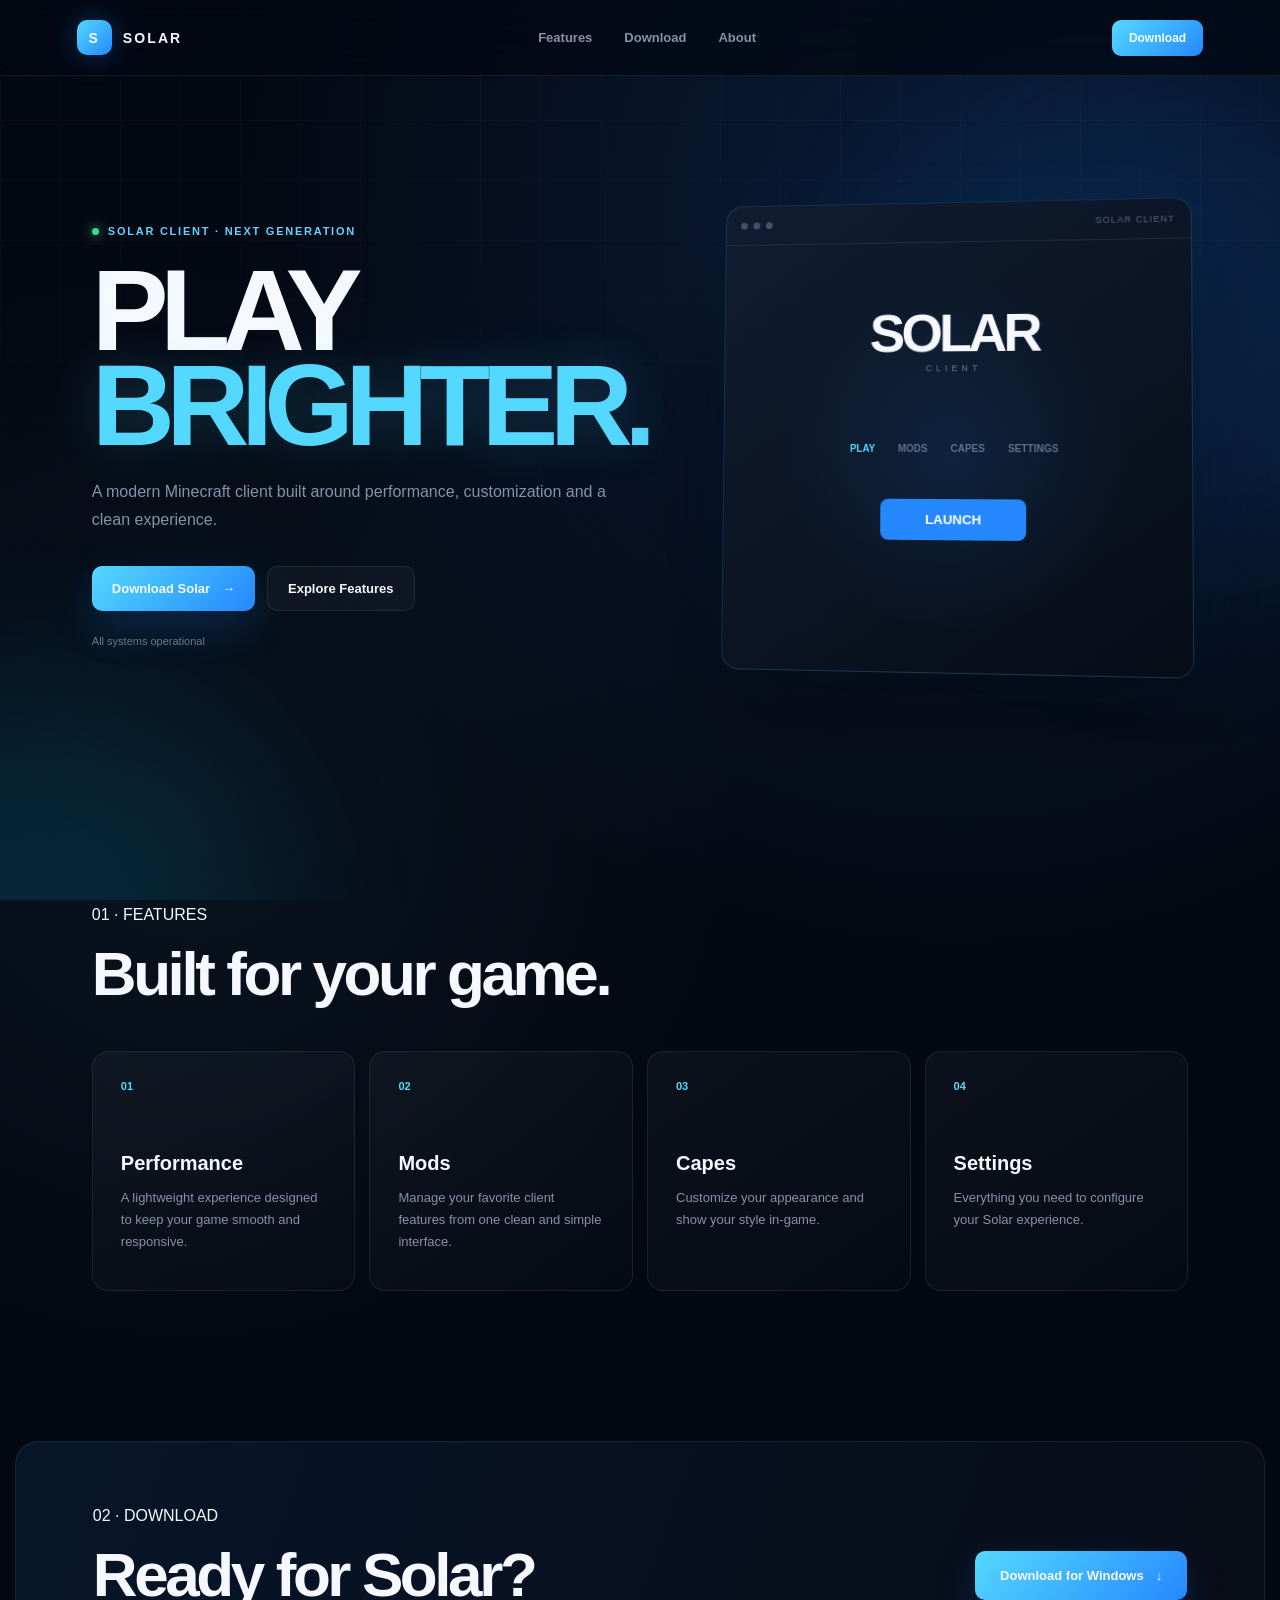
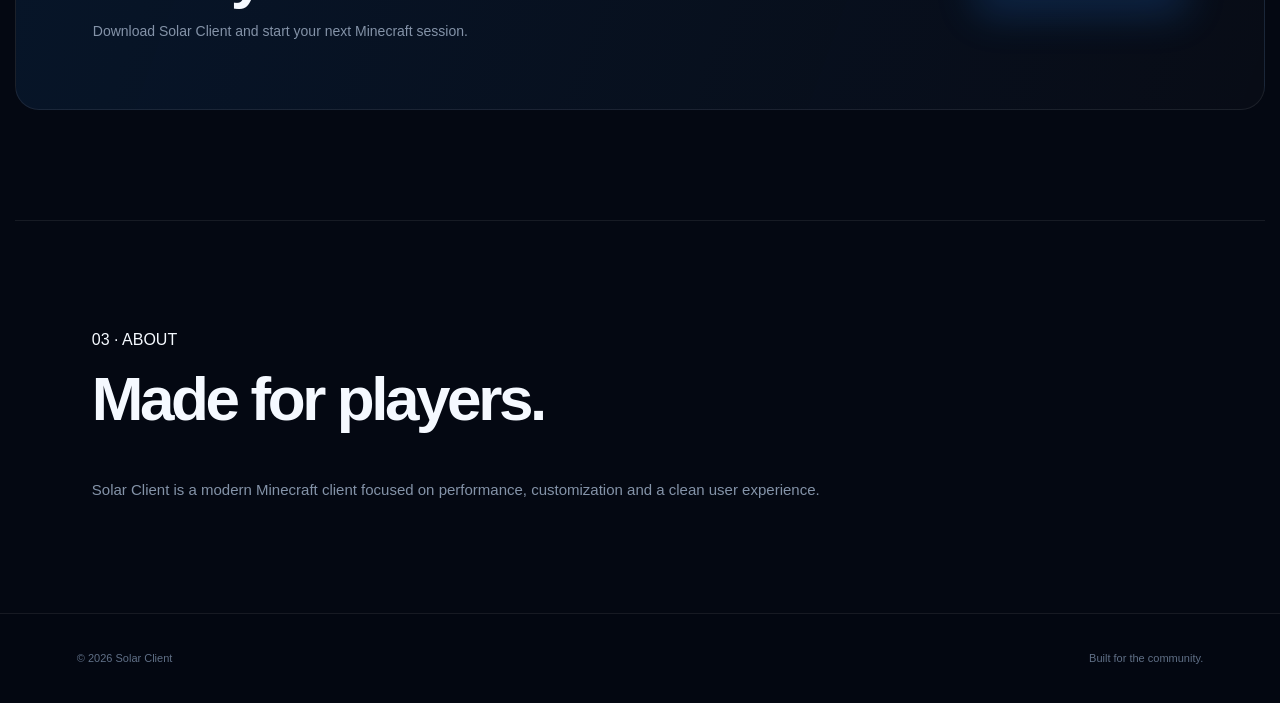
<file: index.html>
<!DOCTYPE html>
<html lang="en">

<head>
    <meta charset="UTF-8">
    <meta name="viewport" content="width=device-width, initial-scale=1.0">

    <meta name="description" content="Solar Client - A modern Minecraft client built for performance.">

    <title>Solar Client</title>

    <link rel="stylesheet" href="style.css">
</head>

<body>

    <div class="background">
        <div class="orb orb-1"></div>
        <div class="orb orb-2"></div>
        <div class="grid"></div>
    </div>

    <header class="navbar">

        <a href="#" class="brand">
            <span class="brand-icon">S</span>
            <span>SOLAR</span>
        </a>

        <nav>
            <a href="#features">Features</a>
            <a href="#download">Download</a>
            <a href="#about">About</a>
        </nav>

        <a href="#download" class="nav-download">
            Download
        </a>

    </header>


    <main>

        <section class="hero">

            <div class="hero-content">

                <div class="eyebrow">
                    <span class="status-dot"></span>
                    SOLAR CLIENT · NEXT GENERATION
                </div>

                <h1>
                    PLAY
                    <span>BRIGHTER.</span>
                </h1>

                <p>
                    A modern Minecraft client built around
                    performance, customization and a clean
                    experience.
                </p>

                <div class="hero-buttons">

                    <a href="#download" class="button primary">
                        Download Solar
                        <span>→</span>
                    </a>

                    <a href="#features" class="button secondary">
                        Explore Features
                    </a>

                </div>

                <div class="online-status">
                    <span></span>
                    All systems operational
                </div>

            </div>


            <div class="client-preview">

                <div class="preview-top">

                    <div class="window-buttons">
                        <i></i>
                        <i></i>
                        <i></i>
                    </div>

                    <span>SOLAR CLIENT</span>

                </div>


                <div class="preview-content">

                    <div class="preview-logo">
                        SOLAR
                    </div>

                    <div class="preview-client">
                        CLIENT
                    </div>


                    <div class="preview-menu">

                        <span class="active">
                            PLAY
                        </span>

                        <span>
                            MODS
                        </span>

                        <span>
                            CAPES
                        </span>

                        <span>
                            SETTINGS
                        </span>

                    </div>


                    <button class="launch-button">
                        LAUNCH
                    </button>

                </div>

            </div>

        </section>


        <section id="features" class="section">

            <div class="section-label">
                01 · FEATURES
            </div>

            <h2>
                Built for your game.
            </h2>


            <div class="feature-grid">

                <article class="feature-card">

                    <div class="feature-number">
                        01
                    </div>

                    <h3>
                        Performance
                    </h3>

                    <p>
                        A lightweight experience designed
                        to keep your game smooth and responsive.
                    </p>

                </article>


                <article class="feature-card">

                    <div class="feature-number">
                        02
                    </div>

                    <h3>
                        Mods
                    </h3>

                    <p>
                        Manage your favorite client features
                        from one clean and simple interface.
                    </p>

                </article>


                <article class="feature-card">

                    <div class="feature-number">
                        03
                    </div>

                    <h3>
                        Capes
                    </h3>

                    <p>
                        Customize your appearance and show
                        your style in-game.
                    </p>

                </article>


                <article class="feature-card">

                    <div class="feature-number">
                        04
                    </div>

                    <h3>
                        Settings
                    </h3>

                    <p>
                        Everything you need to configure
                        your Solar experience.
                    </p>

                </article>

            </div>

        </section>


        <section id="download" class="download-section">

            <div>

                <div class="section-label">
                    02 · DOWNLOAD
                </div>

                <h2>
                    Ready for Solar?
                </h2>

                <p>
                    Download Solar Client and start
                    your next Minecraft session.
                </p>

            </div>


            <a class="button primary large" href="#" id="downloadButton">
                Download for Windows
                <span>↓</span>
            </a>

        </section>


        <section id="about" class="section about">

            <div class="section-label">
                03 · ABOUT
            </div>

            <h2>
                Made for players.
            </h2>

            <p class="about-text">
                Solar Client is a modern Minecraft client
                focused on performance, customization
                and a clean user experience.
            </p>

        </section>

    </main>


    <footer>

        <span>
            © 2026 Solar Client
        </span>

        <span>
            Built for the community.
        </span>

    </footer>


    <script src="script.js"></script>

</body>

</html>
</file>
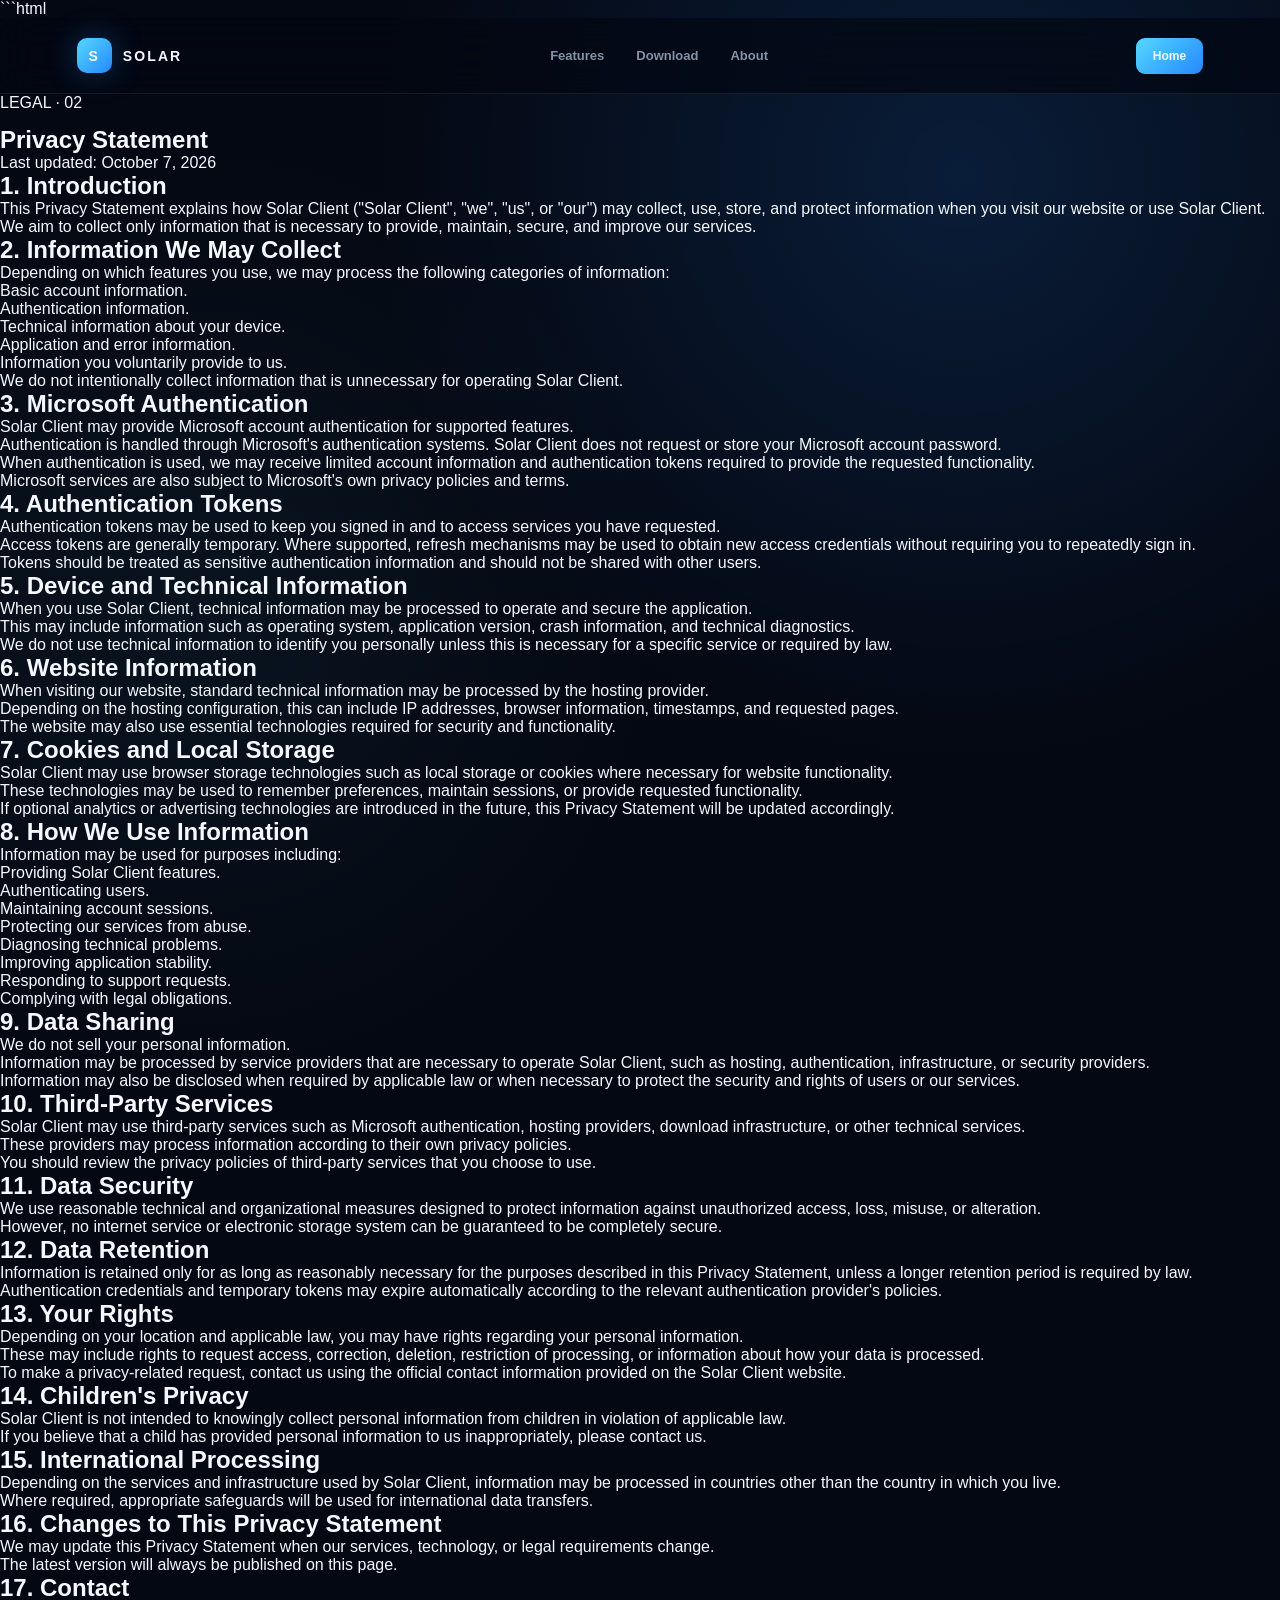
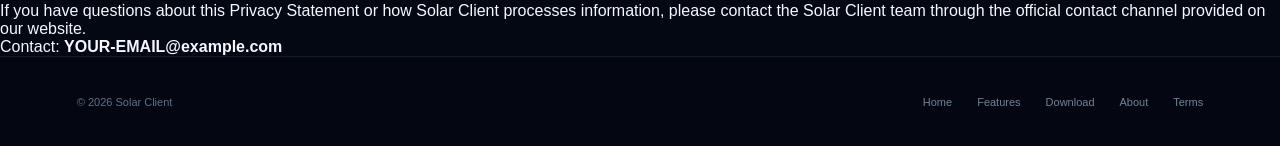
<file: privacy.html>
```html
<!DOCTYPE html>
<html lang="en">
<head>
    <meta charset="UTF-8">
    <meta name="viewport" content="width=device-width, initial-scale=1.0">

    <title>Privacy Statement · Solar Client</title>

    <link rel="stylesheet" href="style.css">
</head>

<body>

<header class="navbar">

    <a href="index.html" class="brand">
        <span class="brand-icon">S</span>
        <span>SOLAR</span>
    </a>

    <nav>
        <a href="index.html#features">Features</a>
        <a href="index.html#download">Download</a>
        <a href="index.html#about">About</a>
    </nav>

    <a href="index.html" class="nav-download">
        Home
    </a>

</header>


<main>

<section class="legal-page">

    <div class="section-label">
        LEGAL · 02
    </div>

    <h1>
        Privacy Statement
    </h1>

    <p class="legal-updated">
        Last updated: October 7, 2026
    </p>


    <div class="legal-content">


        <section>

            <h2>
                1. Introduction
            </h2>

            <p>
                This Privacy Statement explains how Solar Client
                ("Solar Client", "we", "us", or "our") may collect,
                use, store, and protect information when you visit
                our website or use Solar Client.
            </p>

            <p>
                We aim to collect only information that is necessary
                to provide, maintain, secure, and improve our services.
            </p>

        </section>


        <section>

            <h2>
                2. Information We May Collect
            </h2>

            <p>
                Depending on which features you use, we may process
                the following categories of information:
            </p>

            <ul>
                <li>Basic account information.</li>
                <li>Authentication information.</li>
                <li>Technical information about your device.</li>
                <li>Application and error information.</li>
                <li>Information you voluntarily provide to us.</li>
            </ul>

            <p>
                We do not intentionally collect information that is
                unnecessary for operating Solar Client.
            </p>

        </section>


        <section>

            <h2>
                3. Microsoft Authentication
            </h2>

            <p>
                Solar Client may provide Microsoft account
                authentication for supported features.
            </p>

            <p>
                Authentication is handled through Microsoft's
                authentication systems. Solar Client does not request
                or store your Microsoft account password.
            </p>

            <p>
                When authentication is used, we may receive limited
                account information and authentication tokens required
                to provide the requested functionality.
            </p>

            <p>
                Microsoft services are also subject to Microsoft's
                own privacy policies and terms.
            </p>

        </section>


        <section>

            <h2>
                4. Authentication Tokens
            </h2>

            <p>
                Authentication tokens may be used to keep you signed
                in and to access services you have requested.
            </p>

            <p>
                Access tokens are generally temporary. Where supported,
                refresh mechanisms may be used to obtain new access
                credentials without requiring you to repeatedly sign in.
            </p>

            <p>
                Tokens should be treated as sensitive authentication
                information and should not be shared with other users.
            </p>

        </section>


        <section>

            <h2>
                5. Device and Technical Information
            </h2>

            <p>
                When you use Solar Client, technical information may
                be processed to operate and secure the application.
            </p>

            <p>
                This may include information such as operating system,
                application version, crash information, and technical
                diagnostics.
            </p>

            <p>
                We do not use technical information to identify you
                personally unless this is necessary for a specific
                service or required by law.
            </p>

        </section>


        <section>

            <h2>
                6. Website Information
            </h2>

            <p>
                When visiting our website, standard technical information
                may be processed by the hosting provider.
            </p>

            <p>
                Depending on the hosting configuration, this can include
                IP addresses, browser information, timestamps, and
                requested pages.
            </p>

            <p>
                The website may also use essential technologies required
                for security and functionality.
            </p>

        </section>


        <section>

            <h2>
                7. Cookies and Local Storage
            </h2>

            <p>
                Solar Client may use browser storage technologies such
                as local storage or cookies where necessary for website
                functionality.
            </p>

            <p>
                These technologies may be used to remember preferences,
                maintain sessions, or provide requested functionality.
            </p>

            <p>
                If optional analytics or advertising technologies are
                introduced in the future, this Privacy Statement will
                be updated accordingly.
            </p>

        </section>


        <section>

            <h2>
                8. How We Use Information
            </h2>

            <p>
                Information may be used for purposes including:
            </p>

            <ul>
                <li>Providing Solar Client features.</li>
                <li>Authenticating users.</li>
                <li>Maintaining account sessions.</li>
                <li>Protecting our services from abuse.</li>
                <li>Diagnosing technical problems.</li>
                <li>Improving application stability.</li>
                <li>Responding to support requests.</li>
                <li>Complying with legal obligations.</li>
            </ul>

        </section>


        <section>

            <h2>
                9. Data Sharing
            </h2>

            <p>
                We do not sell your personal information.
            </p>

            <p>
                Information may be processed by service providers that
                are necessary to operate Solar Client, such as hosting,
                authentication, infrastructure, or security providers.
            </p>

            <p>
                Information may also be disclosed when required by
                applicable law or when necessary to protect the security
                and rights of users or our services.
            </p>

        </section>


        <section>

            <h2>
                10. Third-Party Services
            </h2>

            <p>
                Solar Client may use third-party services such as
                Microsoft authentication, hosting providers, download
                infrastructure, or other technical services.
            </p>

            <p>
                These providers may process information according to
                their own privacy policies.
            </p>

            <p>
                You should review the privacy policies of third-party
                services that you choose to use.
            </p>

        </section>


        <section>

            <h2>
                11. Data Security
            </h2>

            <p>
                We use reasonable technical and organizational measures
                designed to protect information against unauthorized
                access, loss, misuse, or alteration.
            </p>

            <p>
                However, no internet service or electronic storage system
                can be guaranteed to be completely secure.
            </p>

        </section>


        <section>

            <h2>
                12. Data Retention
            </h2>

            <p>
                Information is retained only for as long as reasonably
                necessary for the purposes described in this Privacy
                Statement, unless a longer retention period is required
                by law.
            </p>

            <p>
                Authentication credentials and temporary tokens may
                expire automatically according to the relevant
                authentication provider's policies.
            </p>

        </section>


        <section>

            <h2>
                13. Your Rights
            </h2>

            <p>
                Depending on your location and applicable law, you may
                have rights regarding your personal information.
            </p>

            <p>
                These may include rights to request access, correction,
                deletion, restriction of processing, or information
                about how your data is processed.
            </p>

            <p>
                To make a privacy-related request, contact us using
                the official contact information provided on the
                Solar Client website.
            </p>

        </section>


        <section>

            <h2>
                14. Children's Privacy
            </h2>

            <p>
                Solar Client is not intended to knowingly collect
                personal information from children in violation of
                applicable law.
            </p>

            <p>
                If you believe that a child has provided personal
                information to us inappropriately, please contact us.
            </p>

        </section>


        <section>

            <h2>
                15. International Processing
            </h2>

            <p>
                Depending on the services and infrastructure used by
                Solar Client, information may be processed in countries
                other than the country in which you live.
            </p>

            <p>
                Where required, appropriate safeguards will be used
                for international data transfers.
            </p>

        </section>


        <section>

            <h2>
                16. Changes to This Privacy Statement
            </h2>

            <p>
                We may update this Privacy Statement when our services,
                technology, or legal requirements change.
            </p>

            <p>
                The latest version will always be published on this page.
            </p>

        </section>


        <section>

            <h2>
                17. Contact
            </h2>

            <p>
                If you have questions about this Privacy Statement
                or how Solar Client processes information, please
                contact the Solar Client team through the official
                contact channel provided on our website.
            </p>

            <p>
                Contact:
                <strong>YOUR-EMAIL@example.com</strong>
            </p>

        </section>


    </div>

</section>

</main>

<footer>

    <div class="footer-left">
        <span>
            © 2026 Solar Client
        </span>
    </div>

    <div class="footer-menu">

        <a href="index.html">
            Home
        </a>

        <a href="index.html#features">
            Features
        </a>

        <a href="index.html#download">
            Download
        </a>

        <a href="index.html#about">
            About
        </a>

        <a href="terms.html">
            Terms
        </a>

    </div>

</footer>




</body>
</html>
</file>
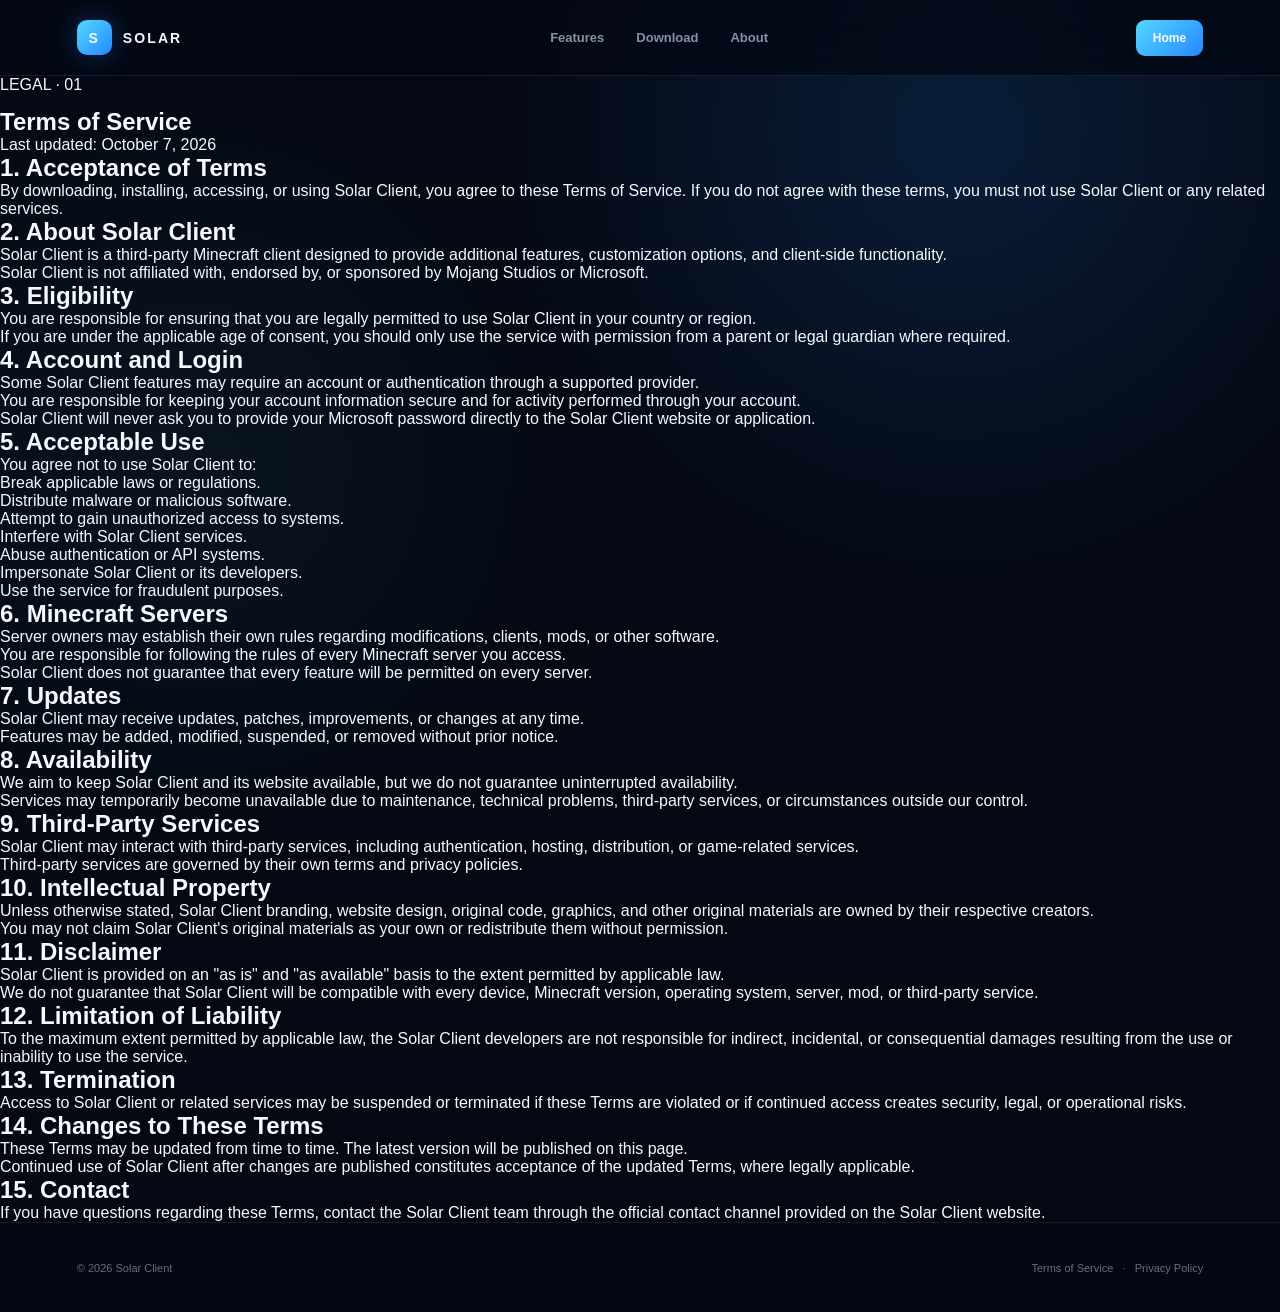
<file: terms.html>
<!DOCTYPE html>
<html lang="en">
<head>
    <meta charset="UTF-8">
    <meta name="viewport" content="width=device-width, initial-scale=1.0">

    <title>Terms of Service · Solar Client</title>

    <link rel="stylesheet" href="style.css">
</head>

<body>

    <header class="navbar">

        <a href="index.html" class="brand">
            <span class="brand-icon">S</span>
            <span>SOLAR</span>
        </a>

        <nav>
            <a href="index.html#features">Features</a>
            <a href="index.html#download">Download</a>
            <a href="index.html#about">About</a>
        </nav>

        <a href="index.html" class="nav-download">
            Home
        </a>

    </header>


    <main>

        <section class="legal-page">

            <div class="section-label">
                LEGAL · 01
            </div>

            <h1>
                Terms of Service
            </h1>

            <p class="legal-updated">
                Last updated: October 7, 2026
            </p>


            <div class="legal-content">

                <section>
                    <h2>1. Acceptance of Terms</h2>

                    <p>
                        By downloading, installing, accessing, or using
                        Solar Client, you agree to these Terms of Service.
                        If you do not agree with these terms, you must not
                        use Solar Client or any related services.
                    </p>
                </section>


                <section>
                    <h2>2. About Solar Client</h2>

                    <p>
                        Solar Client is a third-party Minecraft client
                        designed to provide additional features,
                        customization options, and client-side
                        functionality.
                    </p>

                    <p>
                        Solar Client is not affiliated with, endorsed by,
                        or sponsored by Mojang Studios or Microsoft.
                    </p>
                </section>


                <section>
                    <h2>3. Eligibility</h2>

                    <p>
                        You are responsible for ensuring that you are
                        legally permitted to use Solar Client in your
                        country or region.
                    </p>

                    <p>
                        If you are under the applicable age of consent,
                        you should only use the service with permission
                        from a parent or legal guardian where required.
                    </p>
                </section>


                <section>
                    <h2>4. Account and Login</h2>

                    <p>
                        Some Solar Client features may require an account
                        or authentication through a supported provider.
                    </p>

                    <p>
                        You are responsible for keeping your account
                        information secure and for activity performed
                        through your account.
                    </p>

                    <p>
                        Solar Client will never ask you to provide your
                        Microsoft password directly to the Solar Client
                        website or application.
                    </p>
                </section>


                <section>
                    <h2>5. Acceptable Use</h2>

                    <p>
                        You agree not to use Solar Client to:
                    </p>

                    <ul>
                        <li>Break applicable laws or regulations.</li>
                        <li>Distribute malware or malicious software.</li>
                        <li>Attempt to gain unauthorized access to systems.</li>
                        <li>Interfere with Solar Client services.</li>
                        <li>Abuse authentication or API systems.</li>
                        <li>Impersonate Solar Client or its developers.</li>
                        <li>Use the service for fraudulent purposes.</li>
                    </ul>
                </section>


                <section>
                    <h2>6. Minecraft Servers</h2>

                    <p>
                        Server owners may establish their own rules
                        regarding modifications, clients, mods, or other
                        software.
                    </p>

                    <p>
                        You are responsible for following the rules of
                        every Minecraft server you access.
                    </p>

                    <p>
                        Solar Client does not guarantee that every feature
                        will be permitted on every server.
                    </p>
                </section>


                <section>
                    <h2>7. Updates</h2>

                    <p>
                        Solar Client may receive updates, patches,
                        improvements, or changes at any time.
                    </p>

                    <p>
                        Features may be added, modified, suspended,
                        or removed without prior notice.
                    </p>
                </section>


                <section>
                    <h2>8. Availability</h2>

                    <p>
                        We aim to keep Solar Client and its website
                        available, but we do not guarantee uninterrupted
                        availability.
                    </p>

                    <p>
                        Services may temporarily become unavailable due
                        to maintenance, technical problems, third-party
                        services, or circumstances outside our control.
                    </p>
                </section>


                <section>
                    <h2>9. Third-Party Services</h2>

                    <p>
                        Solar Client may interact with third-party
                        services, including authentication, hosting,
                        distribution, or game-related services.
                    </p>

                    <p>
                        Third-party services are governed by their own
                        terms and privacy policies.
                    </p>
                </section>


                <section>
                    <h2>10. Intellectual Property</h2>

                    <p>
                        Unless otherwise stated, Solar Client branding,
                        website design, original code, graphics, and other
                        original materials are owned by their respective
                        creators.
                    </p>

                    <p>
                        You may not claim Solar Client's original materials
                        as your own or redistribute them without permission.
                    </p>
                </section>


                <section>
                    <h2>11. Disclaimer</h2>

                    <p>
                        Solar Client is provided on an "as is" and
                        "as available" basis to the extent permitted
                        by applicable law.
                    </p>

                    <p>
                        We do not guarantee that Solar Client will be
                        compatible with every device, Minecraft version,
                        operating system, server, mod, or third-party
                        service.
                    </p>
                </section>


                <section>
                    <h2>12. Limitation of Liability</h2>

                    <p>
                        To the maximum extent permitted by applicable law,
                        the Solar Client developers are not responsible for
                        indirect, incidental, or consequential damages
                        resulting from the use or inability to use the
                        service.
                    </p>
                </section>


                <section>
                    <h2>13. Termination</h2>

                    <p>
                        Access to Solar Client or related services may be
                        suspended or terminated if these Terms are violated
                        or if continued access creates security, legal,
                        or operational risks.
                    </p>
                </section>


                <section>
                    <h2>14. Changes to These Terms</h2>

                    <p>
                        These Terms may be updated from time to time.
                        The latest version will be published on this page.
                    </p>

                    <p>
                        Continued use of Solar Client after changes are
                        published constitutes acceptance of the updated
                        Terms, where legally applicable.
                    </p>
                </section>


                <section>
                    <h2>15. Contact</h2>

                    <p>
                        If you have questions regarding these Terms,
                        contact the Solar Client team through the official
                        contact channel provided on the Solar Client
                        website.
                    </p>
                </section>

            </div>

        </section>

    </main>


    <footer>

        <span>
            © 2026 Solar Client
        </span>

        <div>
            <a href="terms.html">Terms of Service</a>
            &nbsp; · &nbsp;
            <a href="privacy.html">Privacy Policy</a>
        </div>

    </footer>

</body>
</html>
</file>
<file: style.css>
* {
    margin: 0;
    padding: 0;
    box-sizing: border-box;
}

:root {
    --bg: #040812;
    --panel: #091221;
    --panel-light: #0d192b;

    --text: #f5f9ff;
    --muted: #8493a8;

    --blue: #2588ff;
    --cyan: #54d8ff;

    --border: rgba(255, 255, 255, .08);
}

html {
    scroll-behavior: smooth;
}

body {
    min-height: 100vh;

    color: var(--text);

    background:
        radial-gradient(circle at 75% 10%,
            rgba(37, 136, 255, .16),
            transparent 32%),
        radial-gradient(circle at 15% 35%,
            rgba(84, 216, 255, .06),
            transparent 30%),
        var(--bg);

    font-family:
        Inter,
        Arial,
        Helvetica,
        sans-serif;

    overflow-x: hidden;
}

a {
    color: inherit;
    text-decoration: none;
}


/* BACKGROUND */

.background {
    position: fixed;

    inset: 0;

    pointer-events: none;

    overflow: hidden;

    z-index: -1;
}

.orb {
    position: absolute;

    width: 500px;
    height: 500px;

    border-radius: 50%;

    filter: blur(100px);

    opacity: .13;
}

.orb-1 {
    background: #1685ff;

    right: -150px;
    top: 80px;
}

.orb-2 {
    background: #00c8ff;

    left: -250px;
    top: 700px;
}

.grid {
    position: absolute;

    inset: 0;

    background-image:
        linear-gradient(rgba(255, 255, 255, .025) 1px,
            transparent 1px),
        linear-gradient(90deg,
            rgba(255, 255, 255, .025) 1px,
            transparent 1px);

    background-size: 60px 60px;

    mask-image:
        linear-gradient(to bottom,
            black,
            transparent 70%);
}


/* NAVBAR */

.navbar {
    height: 76px;

    padding: 0 6vw;

    display: flex;

    align-items: center;

    justify-content: space-between;

    position: sticky;

    top: 0;

    z-index: 100;

    border-bottom: 1px solid var(--border);

    background: rgba(4, 8, 18, .72);

    backdrop-filter: blur(20px);
}

.brand {
    display: flex;

    align-items: center;

    gap: 11px;

    font-size: 14px;

    font-weight: 900;

    letter-spacing: .15em;
}

.brand-icon {
    width: 35px;
    height: 35px;

    display: grid;

    place-items: center;

    border-radius: 10px;

    background:
        linear-gradient(135deg,
            var(--cyan),
            var(--blue));

    box-shadow:
        0 0 30px rgba(37, 136, 255, .35);
}

nav {
    display: flex;

    gap: 32px;

    color: var(--muted);

    font-size: 13px;

    font-weight: 600;
}

nav a {
    transition: .2s;
}

nav a:hover {
    color: white;
}

.nav-download {
    padding: 11px 17px;

    border-radius: 9px;

    background:
        linear-gradient(135deg,
            var(--cyan),
            var(--blue));

    font-size: 12px;

    font-weight: 800;
}


/* HERO */

.hero {
    max-width: 1250px;

    min-height: 720px;

    margin: auto;

    padding: 100px 6vw;

    display: grid;

    grid-template-columns: 1fr 1fr;

    align-items: center;

    gap: 70px;
}

.eyebrow {
    display: flex;

    align-items: center;

    gap: 9px;

    color: #68cfff;

    font-size: 11px;

    font-weight: 800;

    letter-spacing: .16em;
}

.status-dot {
    width: 7px;
    height: 7px;

    border-radius: 50%;

    background: #39dc8c;

    box-shadow:
        0 0 12px #39dc8c;
}

.hero h1 {
    margin: 26px 0;

    font-size:
        clamp(68px,
            9vw,
            125px);

    line-height: .82;

    letter-spacing: -.075em;
}

.hero h1 span {
    display: block;

    color: var(--cyan);

    text-shadow:
        0 0 50px rgba(84, 216, 255, .2);
}

.hero p {
    max-width: 550px;

    color: var(--muted);

    font-size: 16px;

    line-height: 1.75;
}

.hero-buttons {
    display: flex;

    flex-wrap: wrap;

    gap: 12px;

    margin-top: 32px;
}

.button {
    display: inline-flex;

    align-items: center;

    justify-content: center;

    gap: 12px;

    padding: 14px 20px;

    border-radius: 10px;

    font-size: 13px;

    font-weight: 800;

    transition:
        transform .2s,
        box-shadow .2s;
}

.button:hover {
    transform: translateY(-2px);
}

.primary {
    background:
        linear-gradient(135deg,
            var(--cyan),
            var(--blue));

    box-shadow:
        0 15px 40px rgba(37, 136, 255, .2);
}

.secondary {
    border: 1px solid var(--border);

    background: rgba(255, 255, 255, .03);
}

.online-status {
    margin-top: 24px;

    color: #68798f;

    font-size: 11px;
}


/* CLIENT PREVIEW */

.client-preview {
    overflow: hidden;

    border-radius: 18px;

    border: 1px solid rgba(84, 180, 255, .18);

    background:
        linear-gradient(145deg,
            #101d31,
            #070d17);

    box-shadow:
        0 40px 100px rgba(0, 0, 0, .5),
        0 0 80px rgba(37, 136, 255, .08);

    transform:
        perspective(1000px) rotateY(-5deg) rotateX(2deg);

    transition: transform .5s;
}

.client-preview:hover {
    transform:
        perspective(1000px) rotateY(0) rotateX(0) translateY(-5px);
}

.preview-top {
    height: 40px;

    display: flex;

    align-items: center;

    justify-content: space-between;

    padding: 0 15px;

    border-bottom: 1px solid var(--border);

    color: #53657b;

    font-size: 9px;

    letter-spacing: .12em;
}

.window-buttons {
    display: flex;

    gap: 6px;
}

.window-buttons i {
    width: 7px;
    height: 7px;

    border-radius: 50%;

    background: #40536a;
}

.preview-content {
    min-height: 430px;

    padding: 60px 40px;

    text-align: center;

    background:
        radial-gradient(circle at center,
            rgba(40, 140, 255, .12),
            transparent 55%);
}

.preview-logo {
    font-size: 54px;

    font-weight: 900;

    letter-spacing: -.07em;
}

.preview-client {
    color: #607895;

    font-size: 9px;

    letter-spacing: .45em;
}

.preview-menu {
    display: flex;

    justify-content: center;

    gap: 23px;

    margin-top: 70px;

    color: #60728a;

    font-size: 10px;

    font-weight: 800;
}

.preview-menu .active {
    color: var(--cyan);
}

.launch-button {
    margin-top: 45px;

    padding: 13px 45px;

    border: 0;

    border-radius: 8px;

    background: var(--blue);

    color: white;

    font-weight: 900;

    cursor: pointer;
}


/* SECTIONS */

.section {
    max-width: 1250px;

    margin: auto;

    padding: 110px 6vw;
}

.section-label {
    margin-bottom: 14px;
}

.section h2,
.download-section h2 {
    margin-bottom: 42px;

    font-size:
        clamp(38px,
            5vw,
            62px);

    letter-spacing: -.055em;
}


/* FEATURES */

.feature-grid {
    display: grid;

    grid-template-columns:
        repeat(4, 1fr);

    gap: 14px;
}

.feature-card {
    min-height: 240px;

    padding: 28px;

    border-radius: 16px;

    border: 1px solid var(--border);

    background:
        linear-gradient(145deg,
            rgba(255, 255, 255, .04),
            rgba(255, 255, 255, .012));

    transition:
        transform .25s,
        border-color .25s;
}

.feature-card:hover {
    transform: translateY(-6px);

    border-color:
        rgba(84, 216, 255, .25);
}

.feature-number {
    color: var(--cyan);

    font-size: 11px;

    font-weight: 900;
}

.feature-card h3 {
    margin-top: 60px;

    margin-bottom: 12px;

    font-size: 20px;
}

.feature-card p {
    color: var(--muted);

    font-size: 13px;

    line-height: 1.7;
}


/* DOWNLOAD */

.download-section {
    max-width: 1250px;

    margin: 40px auto 110px;

    padding: 65px 6vw;

    display: flex;

    align-items: center;

    justify-content: space-between;

    gap: 30px;

    border: 1px solid var(--border);

    border-radius: 24px;

    background:
        linear-gradient(110deg,
            rgba(30, 110, 200, .13),
            rgba(255, 255, 255, .02));
}

.download-section h2 {
    margin-bottom: 10px;
}

.download-section p {
    color: var(--muted);

    line-height: 1.7;

    font-size: 14px;
}

.large {
    padding: 17px 25px;

    white-space: nowrap;
}


/* ABOUT */

.about {
    border-top: 1px solid var(--border);
}

.about-text {
    max-width: 750px;

    color: var(--muted);

    font-size: 15px;

    line-height: 1.8;
}


/* FOOTER */

footer {
    min-height: 90px;

    padding: 25px 6vw;

    display: flex;

    align-items: center;

    justify-content: space-between;

    gap: 30px;

    border-top: 1px solid var(--border);

    background: rgba(4, 8, 18, .6);

    color: #607087;

    font-size: 11px;
}

.footer-menu {
    display: flex;

    align-items: center;

    gap: 25px;
}

.footer-menu a {
    color: #718299;

    transition:
        color .2s ease,
        transform .2s ease;
}

.footer-menu a:hover {
    color: var(--cyan);

    transform: translateY(-1px);
}

@media (max-width: 650px) {

    footer {
        flex-direction: column;

        align-items: flex-start;

        gap: 18px;
    }

    .footer-menu {
        flex-wrap: wrap;

        gap: 15px 22px;
    }
}


/* MOBILE */

@media (max-width: 850px) {

    nav {
        display: none;
    }

    .hero {
        grid-template-columns: 1fr;

        padding-top: 80px;
    }

    .client-preview {
        transform: none;
    }

    .client-preview:hover {
        transform: translateY(-3px);
    }

    .feature-grid {
        grid-template-columns:
            repeat(2, 1fr);
    }

    .download-section {
        flex-direction: column;

        align-items: flex-start;
    }
}


@media (max-width: 520px) {

    .navbar {
        padding: 0 20px;
    }

    .nav-download {
        display: none;
    }

    .hero,
    .section {
        padding-left: 20px;
        padding-right: 20px;
    }

    .hero {
        padding-top: 70px;
        padding-bottom: 70px;
    }

    .feature-grid {
        grid-template-columns: 1fr;
    }

    .preview-menu {
        gap: 12px;
    }

    .download-section {
        margin-left: 20px;
        margin-right: 20px;

        padding: 40px 25px;
    }

    footer {
        padding: 25px 20px;

        flex-direction: column;

        gap: 8px;
    }
}
</file>
